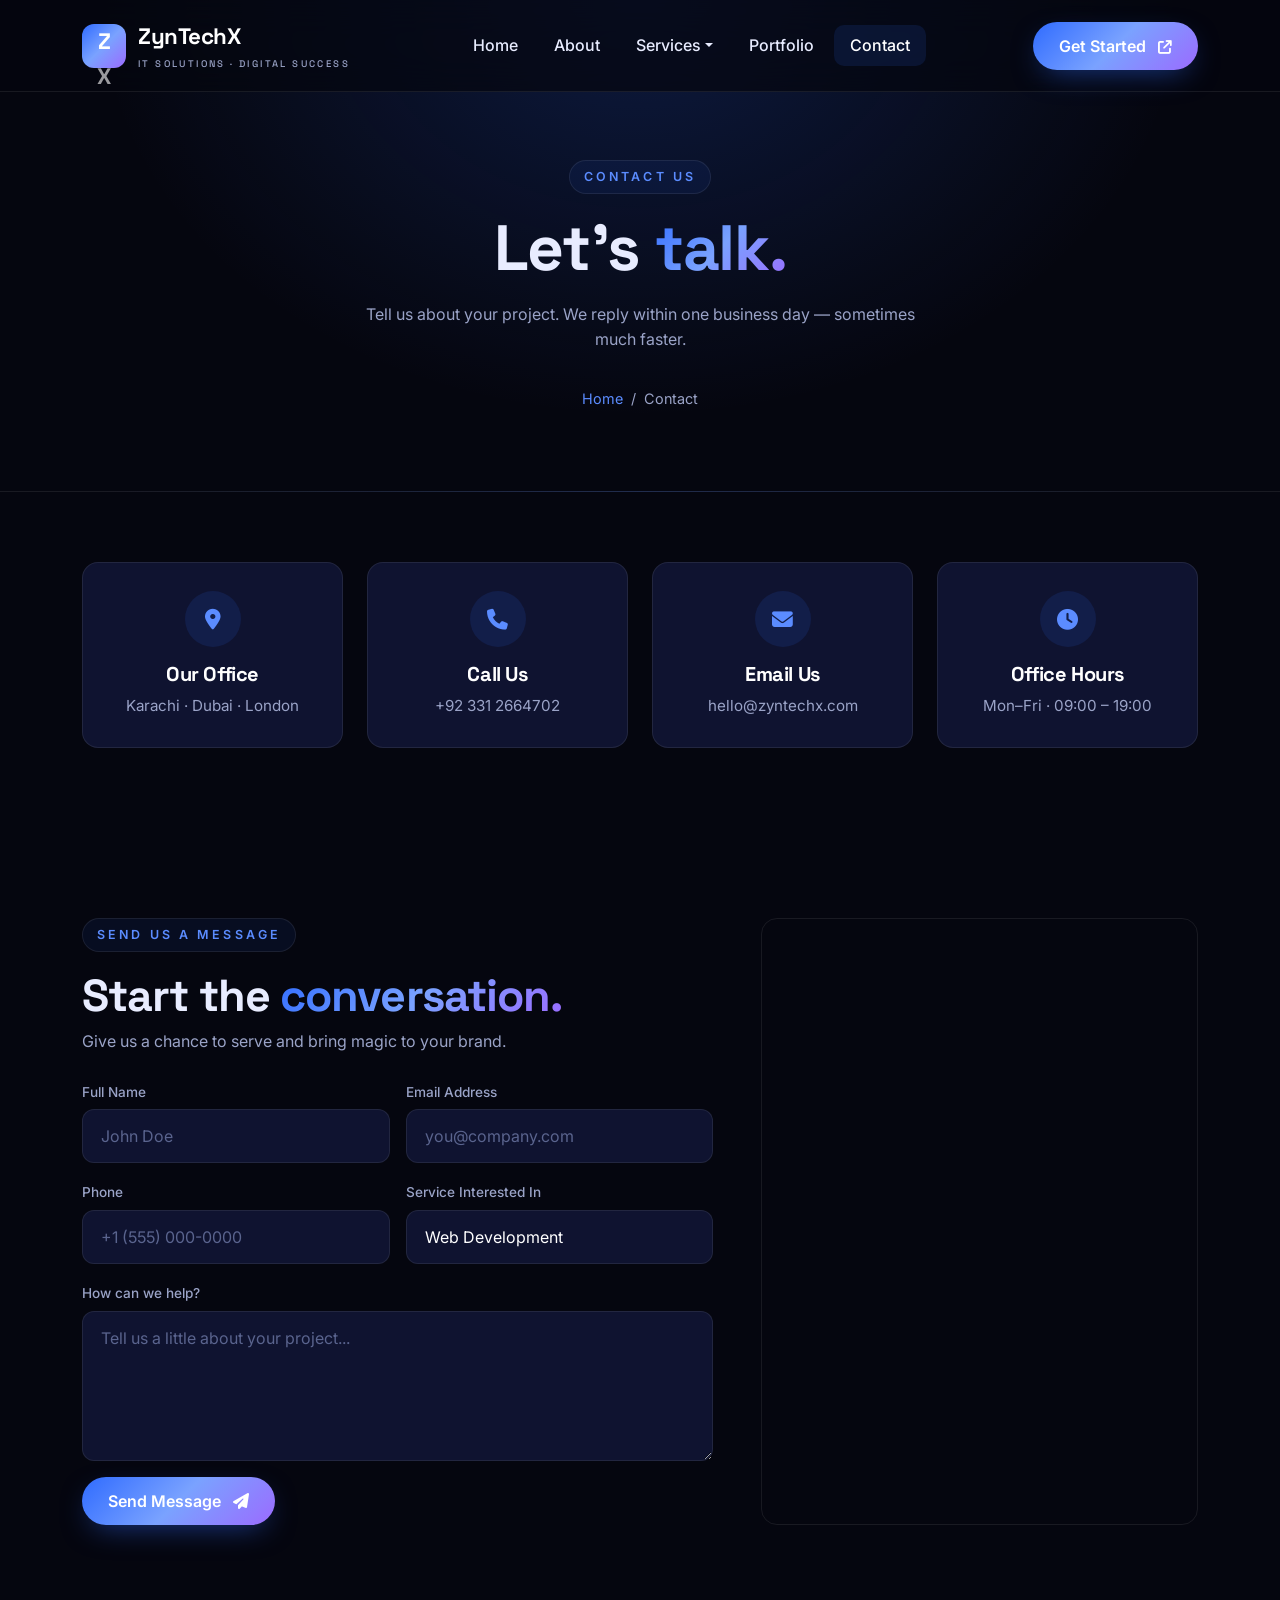
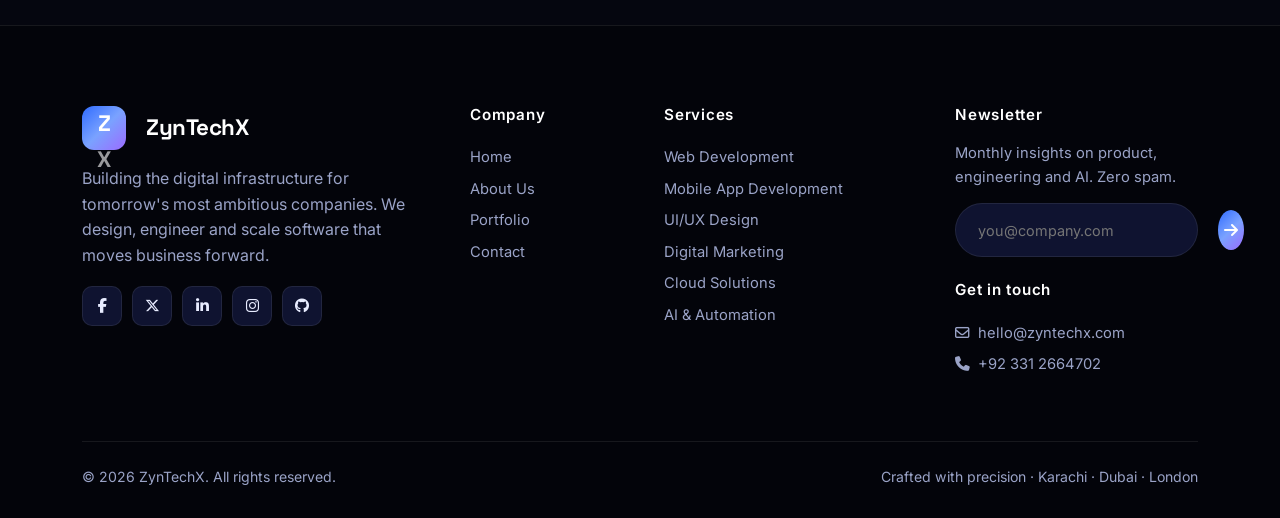
<file: contact.html>
<!DOCTYPE html>
<html lang="en">
<head>
<meta charset="UTF-8">
<meta name="viewport" content="width=device-width,initial-scale=1">
<title>Contact ZynTechX — Let's Build Something</title>
<meta name="description" content="Get in touch with ZynTechX. Karachi · Dubai · London. Reply within 1 business day.">
<meta name="author" content="ZynTechX">
<meta property="og:title" content="Contact ZynTechX — Let's Build Something">
<meta property="og:description" content="Get in touch with ZynTechX. Karachi · Dubai · London. Reply within 1 business day.">
<meta property="og:type" content="website">
<meta property="og:image" content="https://images.unsplash.com/photo-1518770660439-4636190af475?w=1200&q=80">
<meta name="twitter:card" content="summary_large_image">
<link rel="preconnect" href="https://fonts.googleapis.com">
<link rel="preconnect" href="https://fonts.gstatic.com" crossorigin>
<link href="https://fonts.googleapis.com/css2?family=Space+Grotesk:wght@500;600;700;800&family=Inter:wght@400;500;600;700&display=swap" rel="stylesheet">
<link href="https://cdn.jsdelivr.net/npm/bootstrap@5.3.3/dist/css/bootstrap.min.css" rel="stylesheet">
<link href="https://cdnjs.cloudflare.com/ajax/libs/font-awesome/6.5.2/css/all.min.css" rel="stylesheet">
<link rel="stylesheet" href="css/style.css">
<script type="application/ld+json">
{"@context":"https://schema.org","@type":"Organization","name":"ZynTechX","url":"https://zyntechx.com","logo":"https://zyntechx.com/logo.png","description":"Get in touch with ZynTechX. Karachi · Dubai · London. Reply within 1 business day.","sameAs":["https://facebook.com/zyntechx","https://twitter.com/zyntechx","https://linkedin.com/company/zyntechx"]}
</script>
</head>
<body>
<div id="preloader">
  <div class="loader-logo">Zyn<span>TechX</span></div>
  <div class="loader-bar"></div>
</div>

<nav class="navbar navbar-expand-lg fixed-top">
  <div class="container">
    <a class="navbar-brand" href="index.html">
      <div class="brand-logo">Z<span style="opacity:.6">X</span></div>
      <div>ZynTechX<span class="brand-tag">IT Solutions · Digital Success</span></div>
    </a>
    <button class="navbar-toggler" type="button" data-bs-toggle="collapse" data-bs-target="#mainNav"><span class="navbar-toggler-icon"></span></button>
    <div class="collapse navbar-collapse" id="mainNav">
      <ul class="navbar-nav mx-auto align-items-lg-center gap-lg-1">
        <li class="nav-item"><a class="nav-link" href="index.html">Home</a></li>
        <li class="nav-item"><a class="nav-link" href="about.html">About</a></li>
        <li class="nav-item dropdown">
          <a class="nav-link dropdown-toggle" href="#" data-bs-toggle="dropdown">Services</a>
          <div class="dropdown-menu mega-menu">
            <h6>What we do</h6>
            <ul class="list-unstyled m-0 row row-cols-1 row-cols-md-2 g-2">
              <li><a href="services/web-development.html"><i class="fa-solid fa-code"></i><div><div>Web Development</div></div></a></li>
<li><a href="services/mobile-app-development.html"><i class="fa-solid fa-mobile-screen"></i><div><div>Mobile App Development</div></div></a></li>
<li><a href="services/ui-ux-design.html"><i class="fa-solid fa-pen-ruler"></i><div><div>UI/UX Design</div></div></a></li>
<li><a href="services/digital-marketing.html"><i class="fa-solid fa-bullhorn"></i><div><div>Digital Marketing</div></div></a></li>
<li><a href="services/cloud-solutions.html"><i class="fa-solid fa-cloud"></i><div><div>Cloud Solutions</div></div></a></li>
<li><a href="services/ai-automation.html"><i class="fa-solid fa-robot"></i><div><div>AI & Automation</div></div></a></li>
            </ul>
          </div>
        </li>
        <li class="nav-item"><a class="nav-link" href="portfolio.html">Portfolio</a></li>
        <li class="nav-item"><a class="nav-link" href="contact.html">Contact</a></li>
      </ul>
      <a href="contact.html" class="btn btn-primary-gradient ms-lg-3">Get Started <i class="fa-solid fa-arrow-up-right-from-square"></i></a>
    </div>
  </div>
</nav>

<section class="page-hero">
  <div class="container">
    <span class="eyebrow">Contact Us</span>
    <h1>Let's <span class="gradient-text">talk.</span></h1>
    <p class="text-muted-2 mx-auto mt-3" style="max-width:560px">Tell us about your project. We reply within one business day — sometimes much faster.</p>
    <div class="breadcrumb-pill"><a href="index.html">Home</a> / <span>Contact</span></div>
  </div>
</section>

<section class="section-sm">
  <div class="container">
    <div class="row g-4">
      <div class="col-md-6 col-lg-3" data-anim>
        <div class="contact-card"><div class="ic"><i class="fa-solid fa-location-dot"></i></div><h5 style="color:#fff">Our Office</h5><p>Karachi · Dubai · London</p></div>
      </div>
      <div class="col-md-6 col-lg-3" data-anim>
        <div class="contact-card"><div class="ic"><i class="fa-solid fa-phone"></i></div><h5 style="color:#fff">Call Us</h5><p>+92 331 2664702</p></div>
      </div>
      <div class="col-md-6 col-lg-3" data-anim>
        <div class="contact-card"><div class="ic"><i class="fa-solid fa-envelope"></i></div><h5 style="color:#fff">Email Us</h5><p>hello@zyntechx.com</p></div>
      </div>
      <div class="col-md-6 col-lg-3" data-anim>
        <div class="contact-card"><div class="ic"><i class="fa-solid fa-clock"></i></div><h5 style="color:#fff">Office Hours</h5><p>Mon–Fri · 09:00 – 19:00</p></div>
      </div>
    </div>
  </div>
</section>

<section class="section">
  <div class="container">
    <div class="row g-5">
      <div class="col-lg-7" data-anim="left">
        <span class="eyebrow">Send us a message</span>
        <h2 class="mb-2">Start the <span class="gradient-text">conversation.</span></h2>
        <p class="text-muted-2 mb-4">Give us a chance to serve and bring magic to your brand.</p>
        <form id="contactForm" class="row g-3">
          <div class="col-md-6"><label class="form-label">Full Name</label><input type="text" class="form-control" placeholder="John Doe" required></div>
          <div class="col-md-6"><label class="form-label">Email Address</label><input type="email" class="form-control" placeholder="you@company.com" required></div>
          <div class="col-md-6"><label class="form-label">Phone</label><input type="tel" class="form-control" placeholder="+1 (555) 000-0000"></div>
          <div class="col-md-6"><label class="form-label">Service Interested In</label>
            <select class="form-select"><option>Web Development</option><option>Mobile App Development</option><option>UI/UX Design</option><option>Digital Marketing</option><option>Cloud Solutions</option><option>AI & Automation</option></select>
          </div>
          <div class="col-12"><label class="form-label">How can we help?</label><textarea class="form-control" rows="5" placeholder="Tell us a little about your project..." required></textarea></div>
          <div class="col-12"><button type="submit" class="btn btn-primary-gradient">Send Message <i class="fa-solid fa-paper-plane ms-2"></i></button></div>
        </form>
      </div>
      <div class="col-lg-5" data-anim="right">
        <div class="map-wrap">
          <iframe src="https://www.google.com/maps/embed?pb=!1m18!1m12!1m3!1d3618.5!2d67.0!3d24.86!2m3!1f0!2f0!3f0!3m2!1i1024!2i768!4f13.1!3m3!1m2!1s0x0%3A0x0!2zMjTCsDUxJzM2LjAiTiA2N8KwMDAnMDAuMCJF!5e0!3m2!1sen!2s!4v1700000000000" loading="lazy" referrerpolicy="no-referrer-when-downgrade" title="ZynTechX office location"></iframe>
        </div>
      </div>
    </div>
  </div>
</section>

<footer>
  <div class="container">
    <div class="row g-5">
      <div class="col-lg-4">
        <a class="navbar-brand mb-3 d-inline-flex" href="index.html">
          <div class="brand-logo me-2">Z<span style="opacity:.6">X</span></div>
          <div style="color:#fff;font-family:var(--font-display);font-weight:800;font-size:1.4rem">ZynTechX</div>
        </a>
        <p class="text-muted-2">Building the digital infrastructure for tomorrow's most ambitious companies. We design, engineer and scale software that moves business forward.</p>
        <div class="social-icons">
          <a href="#" aria-label="Facebook"><i class="fa-brands fa-facebook-f"></i></a>
          <a href="#" aria-label="Twitter"><i class="fa-brands fa-x-twitter"></i></a>
          <a href="#" aria-label="LinkedIn"><i class="fa-brands fa-linkedin-in"></i></a>
          <a href="#" aria-label="Instagram"><i class="fa-brands fa-instagram"></i></a>
          <a href="#" aria-label="GitHub"><i class="fa-brands fa-github"></i></a>
        </div>
      </div>
      <div class="col-6 col-lg-2">
        <h6>Company</h6>
        <ul class="list-unstyled m-0">
          <li><a href="index.html">Home</a></li>
          <li><a href="about.html">About Us</a></li>
          <li><a href="portfolio.html">Portfolio</a></li>
          <li><a href="contact.html">Contact</a></li>
        </ul>
      </div>
      <div class="col-6 col-lg-3">
        <h6>Services</h6>
        <ul class="list-unstyled m-0"><li><a href="services/web-development.html">Web Development</a></li>
<li><a href="services/mobile-app-development.html">Mobile App Development</a></li>
<li><a href="services/ui-ux-design.html">UI/UX Design</a></li>
<li><a href="services/digital-marketing.html">Digital Marketing</a></li>
<li><a href="services/cloud-solutions.html">Cloud Solutions</a></li>
<li><a href="services/ai-automation.html">AI & Automation</a></li></ul>
      </div>
      <div class="col-lg-3">
        <h6>Newsletter</h6>
        <p class="text-muted-2 mb-0" style="font-size:.92rem">Monthly insights on product, engineering and AI. Zero spam.</p>
        <form class="newsletter-form" onsubmit="event.preventDefault();this.querySelector('input').value='';this.querySelector('button').innerHTML='<i class=\'fa-solid fa-check\'></i>'">
          <input type="email" placeholder="you@company.com" required>
          <button type="submit"><i class="fa-solid fa-arrow-right"></i></button>
        </form>
        <h6 class="mt-4">Get in touch</h6>
        <a href="mailto:hello@zyntechx.com" class="d-block"><i class="fa-regular fa-envelope me-2"></i>hello@zyntechx.com</a>
        <a href="tel:+923312664702" class="d-block"><i class="fa-solid fa-phone me-2"></i>+92 331 2664702</a>
      </div>
    </div>
    <div class="footer-bottom">
      <span>© 2026 ZynTechX. All rights reserved.</span>
      <span>Crafted with precision · Karachi · Dubai · London</span>
    </div>
  </div>
</footer>
<button id="backToTop" aria-label="Back to top"><i class="fa-solid fa-arrow-up"></i></button>
<script src="https://cdn.jsdelivr.net/npm/bootstrap@5.3.3/dist/js/bootstrap.bundle.min.js"></script>
<script src="js/main.js"></script>
</body>
</html>
</file>
<file: css/style.css>
:root{
  --bg:#05060f;
  --bg-2:#0a0d1f;
  --surface:#0f1330;
  --surface-2:#141a3f;
  --primary:#2f6bff;
  --primary-2:#5b8cff;
  --primary-glow:rgba(47,107,255,.55);
  --text:#e8ecff;
  --muted:#9aa3c7;
  --border:rgba(255,255,255,.08);
  --gradient:linear-gradient(135deg,#2f6bff 0%,#7aa2ff 50%,#9b6bff 100%);
  --radius:16px;
  --shadow:0 20px 60px -20px rgba(47,107,255,.45);
  --font-display:'Space Grotesk',system-ui,sans-serif;
  --font-body:'Inter',system-ui,sans-serif;
}
*{box-sizing:border-box}
html{scroll-behavior:smooth}
body{
  margin:0;
  font-family:var(--font-body);
  background:var(--bg);
  color:var(--text);
  overflow-x:hidden;
  line-height:1.6;
}
h1,h2,h3,h4,h5{font-family:var(--font-display);font-weight:700;letter-spacing:-.02em;line-height:1.15}
h1{font-size:clamp(2.2rem,5vw,4.2rem)}
h2{font-size:clamp(1.8rem,3.5vw,2.8rem)}
a{color:var(--primary-2);text-decoration:none;transition:.25s}
a:hover{color:#fff}
.text-muted-2{color:var(--muted)!important}
.gradient-text{background:var(--gradient);-webkit-background-clip:text;background-clip:text;color:transparent}
.section{padding:100px 0;position:relative}
.section-sm{padding:70px 0}
.eyebrow{display:inline-block;font-size:.78rem;letter-spacing:.25em;text-transform:uppercase;color:var(--primary-2);font-weight:600;padding:6px 14px;border:1px solid var(--border);border-radius:50px;background:rgba(47,107,255,.08);margin-bottom:18px}

/* Preloader */
#preloader{position:fixed;inset:0;z-index:9999;background:var(--bg);display:flex;align-items:center;justify-content:center;flex-direction:column;transition:opacity .6s,visibility .6s}
#preloader.hidden{opacity:0;visibility:hidden}
.loader-logo{font-family:var(--font-display);font-size:2.5rem;font-weight:800;letter-spacing:-.03em;animation:pulse 1.6s ease-in-out infinite}
.loader-logo span{color:var(--primary-2)}
.loader-bar{margin-top:24px;width:180px;height:3px;background:rgba(255,255,255,.08);border-radius:99px;overflow:hidden;position:relative}
.loader-bar::after{content:"";position:absolute;inset:0;width:40%;background:var(--gradient);border-radius:99px;animation:slide 1.2s ease-in-out infinite}
@keyframes slide{0%{left:-40%}100%{left:100%}}
@keyframes pulse{0%,100%{opacity:1}50%{opacity:.55}}

/* Navbar */
.navbar{background:rgba(5,6,15,.7);backdrop-filter:blur(18px);border-bottom:1px solid var(--border);padding:14px 0;transition:.3s}
.navbar.scrolled{background:rgba(5,6,15,.92);padding:8px 0}
.navbar-brand{display:flex;align-items:center;gap:12px;font-family:var(--font-display);font-weight:800;color:#fff!important;font-size:1.4rem;letter-spacing:-.02em}
.brand-logo{width:44px;height:44px;border-radius:12px;background:var(--gradient);display:grid;place-items:center;color:#fff;font-weight:800;box-shadow:var(--shadow)}
.brand-tag{display:block;font-size:.6rem;letter-spacing:.25em;color:var(--muted);font-weight:500;text-transform:uppercase;margin-top:2px}
.navbar .nav-link{color:var(--text)!important;font-weight:500;padding:8px 16px!important;border-radius:10px;transition:.25s;position:relative}
.navbar .nav-link:hover,.navbar .nav-link.active{color:#fff!important;background:rgba(47,107,255,.12)}
.navbar-toggler{border:1px solid var(--border);color:#fff}
.navbar-toggler:focus{box-shadow:none}
.navbar-toggler-icon{filter:invert(1)}

.dropdown-menu.mega-menu{
  background:var(--surface);
  border:1px solid var(--border);
  border-radius:var(--radius);
  padding:28px;
  margin-top:12px;
  min-width:560px;
  box-shadow:0 30px 80px -30px rgba(0,0,0,.8);
}
.mega-menu h6{color:var(--muted);font-size:.72rem;letter-spacing:.2em;text-transform:uppercase;margin-bottom:14px;font-weight:600}
.mega-menu a{display:flex;align-items:center;gap:12px;padding:10px;border-radius:10px;color:var(--text);font-weight:500;transition:.2s}
.mega-menu a:hover{background:rgba(47,107,255,.12);color:#fff;transform:translateX(4px)}
.mega-menu a i{width:38px;height:38px;border-radius:10px;background:rgba(47,107,255,.15);color:var(--primary-2);display:grid;place-items:center;font-size:1rem}

/* Buttons */
.btn{font-weight:600;border-radius:50px;padding:12px 26px;transition:.3s;border:none;font-family:var(--font-body)}
.btn-primary-gradient{background:var(--gradient);color:#fff;box-shadow:0 10px 30px -10px var(--primary-glow)}
.btn-primary-gradient:hover{transform:translateY(-2px);box-shadow:0 15px 40px -10px var(--primary-glow);color:#fff}
.btn-outline-light-2{background:transparent;color:#fff;border:1px solid var(--border)}
.btn-outline-light-2:hover{background:rgba(255,255,255,.06);color:#fff;border-color:var(--primary)}
.btn .fa-arrow-right,.btn .fa-arrow-up-right-from-square{margin-left:8px;font-size:.85em}

/* Hero */
.hero{position:relative;padding:160px 0 120px;overflow:hidden;background:radial-gradient(ellipse at top right,rgba(47,107,255,.25),transparent 60%),radial-gradient(ellipse at bottom left,rgba(155,107,255,.15),transparent 60%),var(--bg)}
.hero::before{content:"";position:absolute;inset:0;background-image:linear-gradient(rgba(255,255,255,.03) 1px,transparent 1px),linear-gradient(90deg,rgba(255,255,255,.03) 1px,transparent 1px);background-size:60px 60px;mask-image:radial-gradient(ellipse at center,#000 30%,transparent 70%)}
.hero-inner{position:relative;z-index:2}
.hero h1 span{background:var(--gradient);-webkit-background-clip:text;background-clip:text;color:transparent}
.hero-lead{font-size:1.15rem;color:var(--muted);max-width:560px;margin:24px 0 36px}
.hero-visual{position:relative;border-radius:24px;overflow:hidden;box-shadow:var(--shadow);border:1px solid var(--border)}
.hero-visual img{width:100%;display:block}
.hero-badge{position:absolute;background:var(--surface);border:1px solid var(--border);padding:14px 18px;border-radius:14px;backdrop-filter:blur(10px);box-shadow:0 10px 30px rgba(0,0,0,.4);display:flex;align-items:center;gap:12px;font-size:.9rem;font-weight:600}
.hero-badge i{color:var(--primary-2);font-size:1.3rem}
.hero-badge-1{top:24px;left:-20px;animation:float 4s ease-in-out infinite}
.hero-badge-2{bottom:30px;right:-20px;animation:float 5s ease-in-out infinite reverse}
@keyframes float{0%,100%{transform:translateY(0)}50%{transform:translateY(-12px)}}

/* Page hero (inner pages) */
.page-hero{padding:160px 0 80px;background:radial-gradient(ellipse at top,rgba(47,107,255,.2),transparent 60%),var(--bg);text-align:center;position:relative;border-bottom:1px solid var(--border)}
.breadcrumb-pill{display:inline-flex;gap:8px;color:var(--muted);font-size:.9rem;margin-top:18px}
.breadcrumb-pill a{color:var(--primary-2)}

/* Cards */
.feature-card{background:var(--surface);border:1px solid var(--border);border-radius:var(--radius);padding:32px;height:100%;transition:.35s;position:relative;overflow:hidden}
.feature-card::before{content:"";position:absolute;top:0;left:0;right:0;height:1px;background:var(--gradient);opacity:0;transition:.3s}
.feature-card:hover{transform:translateY(-6px);border-color:rgba(47,107,255,.4);box-shadow:var(--shadow)}
.feature-card:hover::before{opacity:1}
.feature-card .icon-wrap{width:56px;height:56px;border-radius:14px;background:rgba(47,107,255,.12);color:var(--primary-2);display:grid;place-items:center;font-size:1.4rem;margin-bottom:20px;transition:.3s}
.feature-card:hover .icon-wrap{background:var(--gradient);color:#fff}
.feature-card h3{font-size:1.3rem;margin-bottom:10px}
.feature-card p{color:var(--muted);margin:0 0 16px;font-size:.95rem}
.feature-card .arrow-link{font-weight:600;color:var(--primary-2);font-size:.9rem}

/* Stats */
.stats{background:var(--surface);border-top:1px solid var(--border);border-bottom:1px solid var(--border)}
.stat-item{text-align:center;padding:20px}
.stat-number{font-family:var(--font-display);font-size:clamp(2.5rem,5vw,3.6rem);font-weight:800;background:var(--gradient);-webkit-background-clip:text;background-clip:text;color:transparent;line-height:1}
.stat-label{color:var(--muted);margin-top:8px;font-weight:500;letter-spacing:.05em;text-transform:uppercase;font-size:.8rem}

/* Why us */
.why-card{display:flex;gap:18px;padding:22px;border-radius:14px;transition:.25s}
.why-card:hover{background:var(--surface)}
.why-card .ic{flex-shrink:0;width:48px;height:48px;border-radius:12px;background:var(--gradient);color:#fff;display:grid;place-items:center}

/* Testimonials */
.testimonial{background:var(--surface);border:1px solid var(--border);border-radius:var(--radius);padding:36px;height:100%}
.testimonial .stars{color:#ffb547;margin-bottom:14px}
.testimonial p{font-size:1.05rem;color:#d6dcff;font-style:italic}
.testimonial .who{display:flex;align-items:center;gap:14px;margin-top:24px}
.testimonial .who img{width:48px;height:48px;border-radius:50%;object-fit:cover}
.testimonial .who strong{display:block;color:#fff}
.testimonial .who span{color:var(--muted);font-size:.85rem}

/* Portfolio */
.portfolio-card{position:relative;border-radius:var(--radius);overflow:hidden;cursor:pointer;background:var(--surface);border:1px solid var(--border)}
.portfolio-card img{width:100%;height:280px;object-fit:cover;transition:.5s}
.portfolio-card:hover img{transform:scale(1.08)}
.portfolio-card .meta{padding:22px}
.portfolio-card .meta span{color:var(--primary-2);font-size:.78rem;letter-spacing:.2em;text-transform:uppercase;font-weight:600}
.portfolio-card .meta h4{font-size:1.2rem;margin:8px 0 0}
.filter-btn{background:transparent;border:1px solid var(--border);color:var(--muted);padding:8px 20px;border-radius:50px;font-size:.9rem;font-weight:500;transition:.25s}
.filter-btn:hover,.filter-btn.active{background:var(--gradient);color:#fff;border-color:transparent}

/* CTA strip */
.cta-strip{background:linear-gradient(135deg,#0a0d1f 0%,#141a3f 100%);border-radius:24px;padding:60px;position:relative;overflow:hidden;border:1px solid var(--border)}
.cta-strip::before{content:"";position:absolute;top:-50%;right:-10%;width:500px;height:500px;background:radial-gradient(circle,var(--primary-glow),transparent 60%);filter:blur(40px)}

/* Footer */
footer{background:#03040a;padding:80px 0 30px;border-top:1px solid var(--border)}
footer h6{color:#fff;font-weight:600;margin-bottom:18px;font-size:.95rem;letter-spacing:.05em}
footer a{color:var(--muted);display:inline-block;padding:4px 0;font-size:.92rem}
footer a:hover{color:var(--primary-2);transform:translateX(3px)}
.social-icons{display:flex;gap:10px;margin-top:18px}
.social-icons a{width:40px;height:40px;border-radius:10px;background:var(--surface);border:1px solid var(--border);display:grid;place-items:center;color:var(--text);padding:0}
.social-icons a:hover{background:var(--gradient);color:#fff;transform:translateY(-3px);border-color:transparent}
.newsletter-form{display:flex;background:var(--surface);border:1px solid var(--border);border-radius:50px;padding:6px;margin-top:14px}
.newsletter-form input{background:transparent;border:none;color:#fff;padding:8px 16px;flex:1;outline:none;font-size:.9rem}
.newsletter-form button{background:var(--gradient);border:none;color:#fff;width:40px;height:40px;border-radius:50%;display:grid;place-items:center}
.footer-bottom{margin-top:60px;padding-top:24px;border-top:1px solid var(--border);color:var(--muted);font-size:.88rem;display:flex;justify-content:space-between;flex-wrap:wrap;gap:12px}

/* Back to top */
#backToTop{position:fixed;bottom:30px;right:30px;width:48px;height:48px;border-radius:50%;background:var(--gradient);color:#fff;border:none;display:grid;place-items:center;box-shadow:var(--shadow);opacity:0;visibility:hidden;transition:.3s;z-index:999}
#backToTop.show{opacity:1;visibility:visible}
#backToTop:hover{transform:translateY(-4px)}

/* Contact */
.contact-card{background:var(--surface);border:1px solid var(--border);border-radius:var(--radius);padding:28px;text-align:center;height:100%;transition:.3s}
.contact-card:hover{transform:translateY(-4px);border-color:var(--primary)}
.contact-card .ic{width:56px;height:56px;border-radius:50%;background:rgba(47,107,255,.12);color:var(--primary-2);display:grid;place-items:center;margin:0 auto 16px;font-size:1.3rem}
.contact-card h5{margin-bottom:8px}
.contact-card p{color:var(--muted);margin:0;font-size:.95rem}
.form-control,.form-select{background:var(--surface)!important;border:1px solid var(--border)!important;color:#fff!important;padding:14px 18px;border-radius:12px}
.form-control:focus{box-shadow:0 0 0 3px rgba(47,107,255,.2);border-color:var(--primary)!important}
.form-control::placeholder{color:#5a648e}
.form-label{color:var(--muted);font-size:.85rem;font-weight:500;margin-bottom:6px}
.map-wrap{border-radius:var(--radius);overflow:hidden;border:1px solid var(--border);height:100%;min-height:420px}
.map-wrap iframe{width:100%;height:100%;border:0;filter:invert(.92) hue-rotate(180deg) saturate(.6)}

/* Service detail process */
.process-step{display:flex;gap:20px;padding:24px;background:var(--surface);border:1px solid var(--border);border-radius:var(--radius);height:100%}
.process-step .num{flex-shrink:0;width:48px;height:48px;border-radius:12px;background:var(--gradient);color:#fff;display:grid;place-items:center;font-weight:800;font-family:var(--font-display)}
.tech-pill{display:inline-flex;align-items:center;gap:8px;padding:8px 18px;background:var(--surface);border:1px solid var(--border);border-radius:50px;font-size:.88rem;font-weight:500;margin:4px}
.tech-pill i{color:var(--primary-2)}

/* About */
.team-card{background:var(--surface);border:1px solid var(--border);border-radius:var(--radius);overflow:hidden;text-align:center;transition:.3s}
.team-card:hover{transform:translateY(-6px);border-color:var(--primary)}
.team-card img{width:100%;height:280px;object-fit:cover}
.team-card .info{padding:22px}
.team-card h5{margin:0}
.team-card span{color:var(--primary-2);font-size:.85rem;font-weight:500}
.timeline{position:relative;padding-left:30px;border-left:2px solid var(--border)}
.timeline-item{position:relative;padding-bottom:40px}
.timeline-item::before{content:"";position:absolute;left:-37px;top:6px;width:14px;height:14px;border-radius:50%;background:var(--gradient);box-shadow:0 0 0 4px var(--bg),0 0 0 5px var(--primary)}
.timeline-item .year{color:var(--primary-2);font-weight:700;font-family:var(--font-display)}

/* AOS-lite */
[data-anim]{opacity:0;transform:translateY(30px);transition:opacity .8s ease,transform .8s ease}
[data-anim].in{opacity:1;transform:none}
[data-anim="left"]{transform:translateX(-30px)}
[data-anim="left"].in{transform:none}
[data-anim="right"]{transform:translateX(30px)}
[data-anim="right"].in{transform:none}

@media(max-width:992px){
  .mega-menu{min-width:auto!important;padding:18px!important}
  .hero{padding:130px 0 80px}
  .section{padding:70px 0}
  .cta-strip{padding:40px 28px}
  .hero-badge{display:none}
}
</file>
